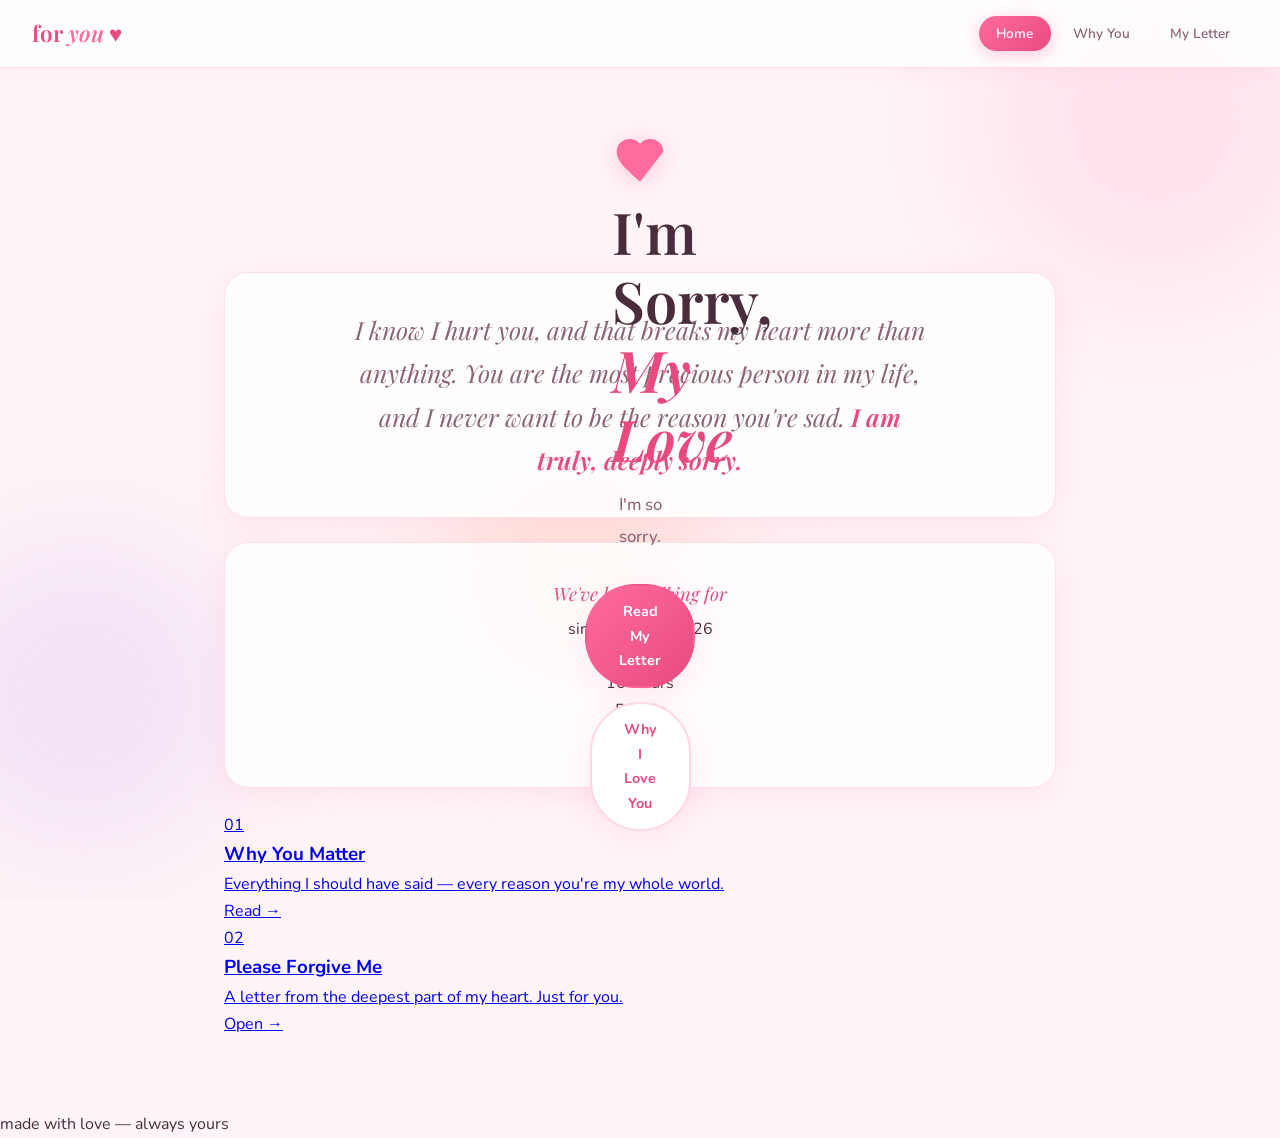
<file: index.html>
<!DOCTYPE html>
<html lang="en">
<head>
  <meta charset="UTF-8">
  <meta name="viewport" content="width=device-width, initial-scale=1.0">
  <meta name="description" content="I'm sorry. I love you. Please forgive me.">
  <title>For You — I'm Sorry</title>
  <link rel="stylesheet" href="style.css">
</head>
<body>

  <div class="ambient" aria-hidden="true">
    <div class="ambient__orb ambient__orb--1"></div>
    <div class="ambient__orb ambient__orb--2"></div>
    <div class="ambient__orb ambient__orb--3"></div>
  </div>

  <nav class="navbar">
    <a href="index.html" class="navbar__brand">for <em>you</em> ♥</a>
    <button class="navbar__toggle" aria-label="Menu">☰</button>
    <ul class="navbar__links">
      <li><a href="index.html" class="active">Home</a></li>
      <li><a href="about.html">Why You</a></li>
      <li><a href="surprise.html">My Letter</a></li>
    </ul>
  </nav>

  <main>
    <section class="hero">
      <div class="hero__heart">
        <svg viewBox="0 0 24 24"><path d="M12 21.35l-1.45-1.32C5.4 15.36 2 12.28 2 8.5 2 5.42 4.42 3 7.5 3c1.74 0 3.41.81 4.5 2.09C13.09 3.81 14.76 3 16.5 3 19.58 3 22 5.42 22 8.5c0 3.78-3.4 6.86-8.55[...]
      </div>

      <span class="page-label">from my heart</span>
      <h1 class="page-title">I'm Sorry,<br><em>My Love</em></h1>

      <p class="page-subtitle" id="typing-text" aria-live="polite"></p>

      <div class="hero__actions">
        <a href="surprise.html" class="btn btn--filled">Read My Letter</a>
        <a href="about.html" class="btn">Why I Love You</a>
      </div>
    </section>

    <section class="glass apology-block fade-in">
      <p>
        I know I hurt you, and that breaks my heart more than anything.
        You are the most precious person in my life, and I never want to
        be the reason you're sad. <strong>I am truly, deeply sorry.</strong>
      </p>
    </section>

    <!-- Time since we started talking — April 20, 2026 -->
    <section class="glass since-section fade-in">
      <div id="since-counter">
        <p class="since-section__label">We've been talking for</p>
        <p class="since-section__date">since 20 April 2026</p>
        <div class="countdown">
          <div class="countdown__item">
            <span class="countdown__value" id="days">00</span>
            <span class="countdown__label">Days</span>
          </div>
          <div class="countdown__item">
            <span class="countdown__value" id="hours">00</span>
            <span class="countdown__label">Hours</span>
          </div>
          <div class="countdown__item">
            <span class="countdown__value" id="minutes">00</span>
            <span class="countdown__label">Min</span>
          </div>
          <div class="countdown__item">
            <span class="countdown__value" id="seconds">00</span>
            <span class="countdown__label">Sec</span>
          </div>
        </div>
      </div>
    </section>

    <section class="link-grid fade-in">
      <a href="about.html" class="link-card">
        <div class="link-card__num">01</div>
        <h3>Why You Matter</h3>
        <p>Everything I should have said — every reason you're my whole world.</p>
        <span class="link-card__arrow">Read →</span>
      </a>
      <a href="surprise.html" class="link-card">
        <div class="link-card__num">02</div>
        <h3>Please Forgive Me</h3>
        <p>A letter from the deepest part of my heart. Just for you.</p>
        <span class="link-card__arrow">Open →</span>
      </a>
    </section>
  </main>

  <footer>
    made with <span>love</span> — always yours
  </footer>

  <script src="script.js"></script>
</body>
</html>
</file>
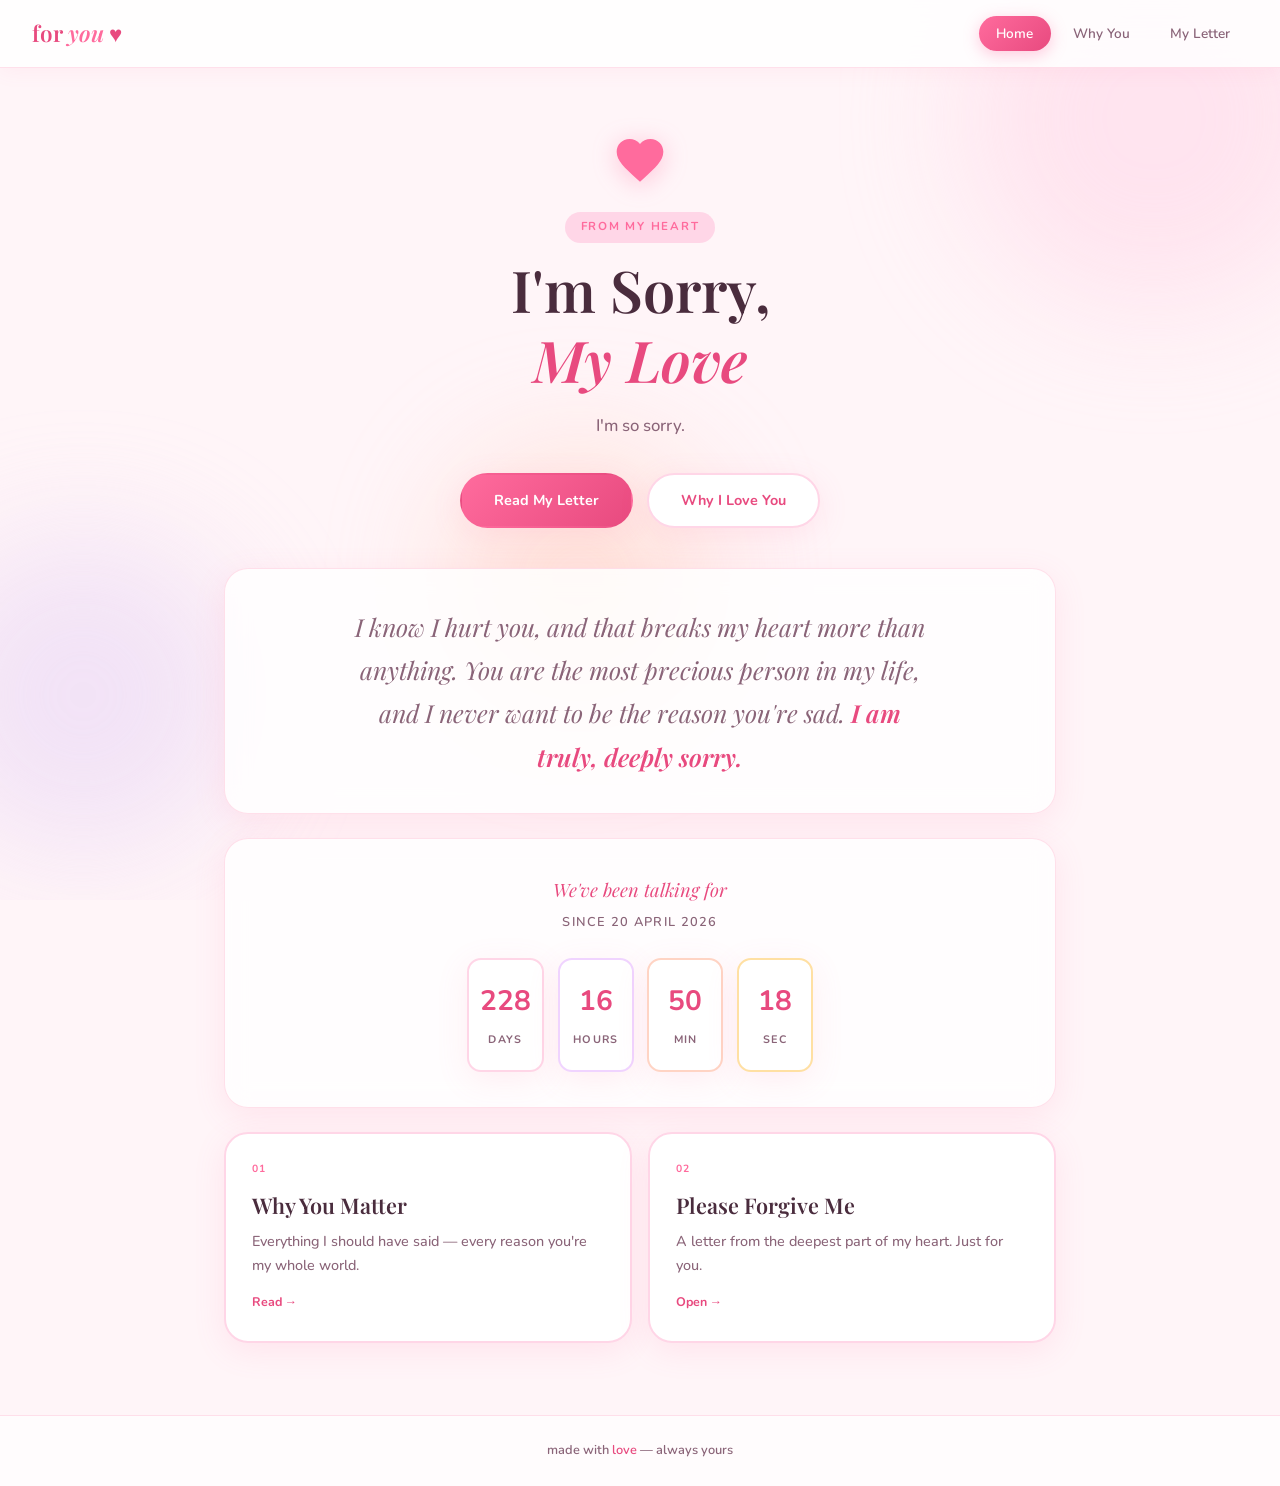
<file: S/index.html>
<!DOCTYPE html>
<html lang="en">
<head>
  <meta charset="UTF-8">
  <meta name="viewport" content="width=device-width, initial-scale=1.0">
  <meta name="description" content="I'm sorry. I love you. Please forgive me.">
  <title>For You — I'm Sorry</title>
  <link rel="stylesheet" href="style.css">
</head>
<body>

  <div class="ambient" aria-hidden="true">
    <div class="ambient__orb ambient__orb--1"></div>
    <div class="ambient__orb ambient__orb--2"></div>
    <div class="ambient__orb ambient__orb--3"></div>
  </div>

  <nav class="navbar">
    <a href="index.html" class="navbar__brand">for <em>you</em> ♥</a>
    <button class="navbar__toggle" aria-label="Menu">☰</button>
    <ul class="navbar__links">
      <li><a href="index.html" class="active">Home</a></li>
      <li><a href="about.html">Why You</a></li>
      <li><a href="surprise.html">My Letter</a></li>
    </ul>
  </nav>

  <main>
    <section class="hero">
      <div class="hero__heart">
        <svg viewBox="0 0 24 24"><path d="M12 21.35l-1.45-1.32C5.4 15.36 2 12.28 2 8.5 2 5.42 4.42 3 7.5 3c1.74 0 3.41.81 4.5 2.09C13.09 3.81 14.76 3 16.5 3 19.58 3 22 5.42 22 8.5c0 3.78-3.4 6.86-8.55 11.54L12 21.35z"/></svg>
      </div>

      <span class="page-label">from my heart</span>
      <h1 class="page-title">I'm Sorry,<br><em>My Love</em></h1>

      <p class="page-subtitle" id="typing-text" aria-live="polite"></p>

      <div class="hero__actions">
        <a href="surprise.html" class="btn btn--filled">Read My Letter</a>
        <a href="about.html" class="btn">Why I Love You</a>
      </div>
    </section>

    <section class="glass apology-block fade-in">
      <p>
        I know I hurt you, and that breaks my heart more than anything.
        You are the most precious person in my life, and I never want to
        be the reason you're sad. <strong>I am truly, deeply sorry.</strong>
      </p>
    </section>

    <!-- Time since we started talking — April 20, 2026 -->
    <section class="glass since-section fade-in">
      <div id="since-counter">
        <p class="since-section__label">We've been talking for</p>
        <p class="since-section__date">since 20 April 2026</p>
        <div class="countdown">
          <div class="countdown__item">
            <span class="countdown__value" id="days">00</span>
            <span class="countdown__label">Days</span>
          </div>
          <div class="countdown__item">
            <span class="countdown__value" id="hours">00</span>
            <span class="countdown__label">Hours</span>
          </div>
          <div class="countdown__item">
            <span class="countdown__value" id="minutes">00</span>
            <span class="countdown__label">Min</span>
          </div>
          <div class="countdown__item">
            <span class="countdown__value" id="seconds">00</span>
            <span class="countdown__label">Sec</span>
          </div>
        </div>
      </div>
    </section>

    <section class="link-grid fade-in">
      <a href="about.html" class="link-card">
        <div class="link-card__num">01</div>
        <h3>Why You Matter</h3>
        <p>Everything I should have said — every reason you're my whole world.</p>
        <span class="link-card__arrow">Read →</span>
      </a>
      <a href="surprise.html" class="link-card">
        <div class="link-card__num">02</div>
        <h3>Please Forgive Me</h3>
        <p>A letter from the deepest part of my heart. Just for you.</p>
        <span class="link-card__arrow">Open →</span>
      </a>
    </section>
  </main>

  <footer>
    made with <span>love</span> — always yours
  </footer>

  <script src="script.js"></script>
</body>
</html>
</file>
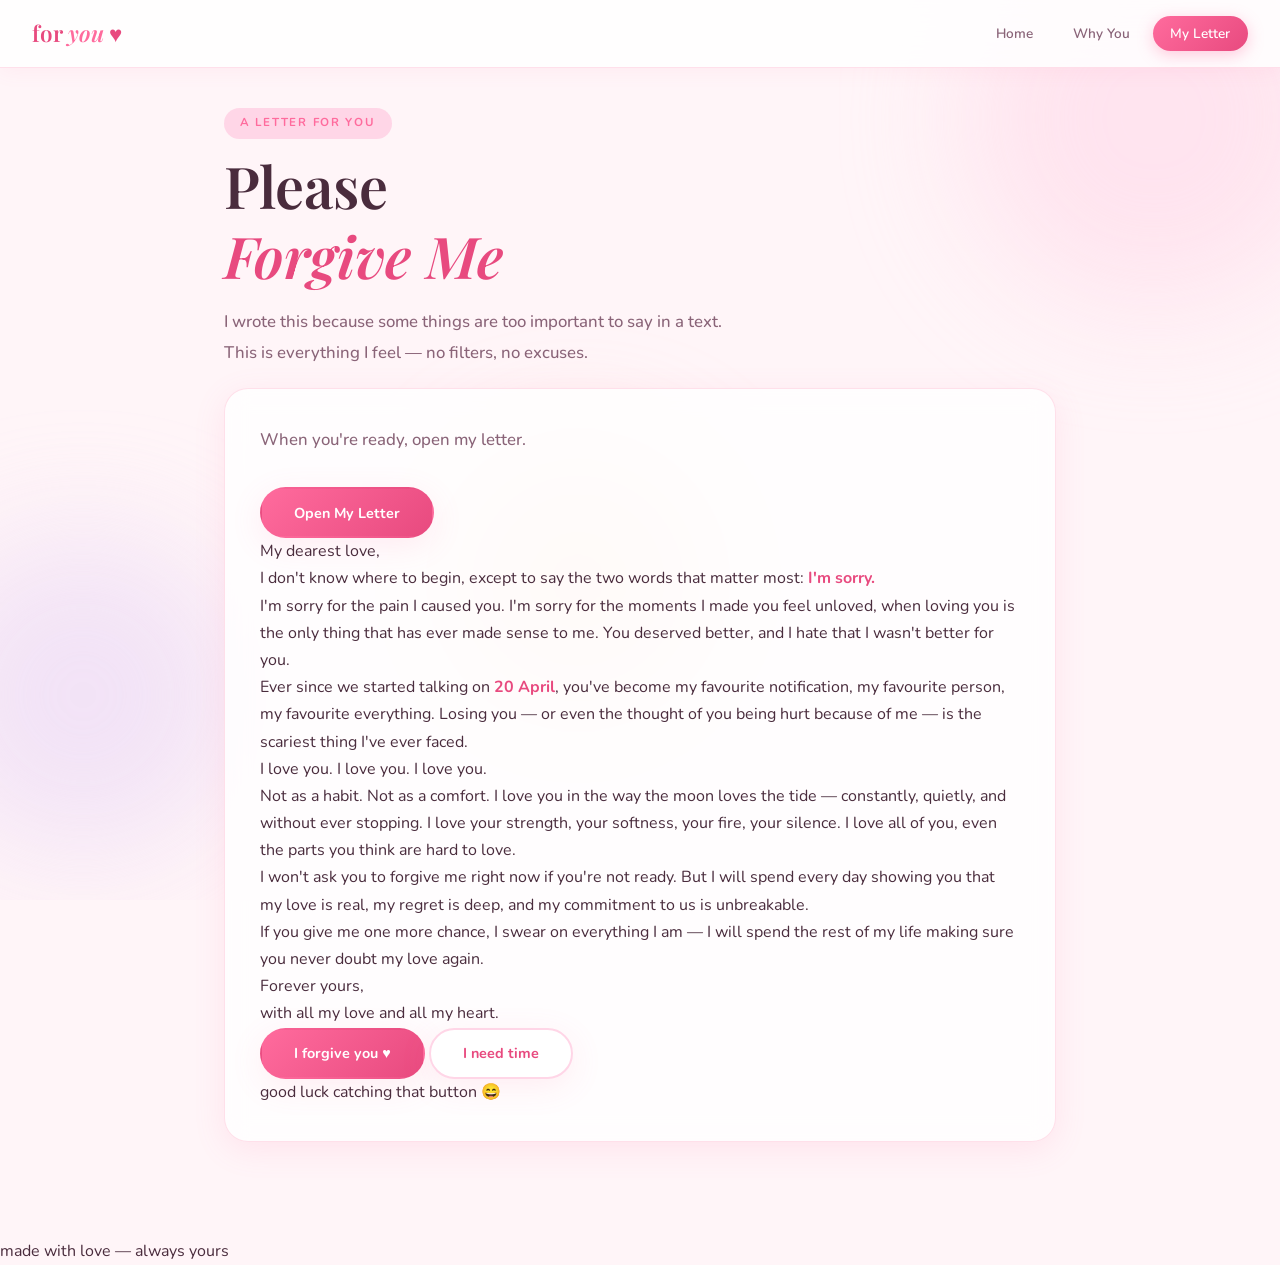
<file: surprise.html>
<!DOCTYPE html>
<html lang="en">
<head>
  <meta charset="UTF-8">
  <meta name="viewport" content="width=device-width, initial-scale=1.0">
  <meta name="description" content="A letter asking for forgiveness, from my heart.">
  <title>My Letter — For You</title>
  <link rel="stylesheet" href="style.css">
</head>
<body>

  <div class="ambient" aria-hidden="true">
    <div class="ambient__orb ambient__orb--1"></div>
    <div class="ambient__orb ambient__orb--2"></div>
    <div class="ambient__orb ambient__orb--3"></div>
  </div>

  <nav class="navbar">
    <a href="index.html" class="navbar__brand">for <em>you</em> ♥</a>
    <button class="navbar__toggle" aria-label="Menu">☰</button>
    <ul class="navbar__links">
      <li><a href="index.html">Home</a></li>
      <li><a href="about.html">Why You</a></li>
      <li><a href="surprise.html" class="active">My Letter</a></li>
    </ul>
  </nav>

  <main>
    <section class="sorry-section">
      <span class="page-label">a letter for you</span>
      <h1 class="page-title">Please<br><em>Forgive Me</em></h1>
      <p class="page-subtitle">
        I wrote this because some things are too important to say in a text.
        This is everything I feel — no filters, no excuses.
      </p>
    </section>

    <section class="glass fade-in">
      <div class="sorry-section">
        <p class="page-subtitle" style="margin-bottom: 2rem;">
          When you're ready, open my letter.
        </p>
        <button id="reveal-btn" class="btn btn--filled">Open My Letter</button>
      </div>

      <div id="letter" class="letter">
        <p class="letter__greeting">My dearest love,</p>

        <p>
          I don't know where to begin, except to say the two words that matter most:
          <strong style="color: var(--rose);">I'm sorry.</strong>
        </p>
        <p>
          I'm sorry for the pain I caused you. I'm sorry for the moments I made you
          feel unloved, when loving you is the only thing that has ever made sense
          to me. You deserved better, and I hate that I wasn't better for you.
        </p>
        <p>
          Ever since we started talking on <strong style="color: var(--rose);">20 April</strong>,
          you've become my favourite notification, my favourite person, my favourite
          everything. Losing you — or even the thought of you being hurt because of me —
          is the scariest thing I've ever faced.
        </p>
        <p class="highlight">
          I love you. I love you. I love you.
        </p>
        <p>
          Not as a habit. Not as a comfort. I love you in the way the moon loves
          the tide — constantly, quietly, and without ever stopping. I love your
          strength, your softness, your fire, your silence. I love all of you,
          even the parts you think are hard to love.
        </p>
        <p>
          I won't ask you to forgive me right now if you're not ready. But I will
          spend every day showing you that my love is real, my regret is deep,
          and my commitment to us is unbreakable.
        </p>
        <p>
          If you give me one more chance, I swear on everything I am — I will
          spend the rest of my life making sure you never doubt my love again.
        </p>
        <p class="letter__sign">
          Forever yours,<br>
          with all my love and all my heart.
        </p>
      </div>

      <div id="forgive-actions" class="forgive-actions">
        <button id="btn-yes" class="btn btn--filled btn--stay">I forgive you ♥</button>
        <button id="btn-later" class="btn btn--runaway" type="button" tabindex="-1">I need time</button>
        <p class="forgive-actions__hint">good luck catching that button 😄</p>
      </div>

      <div id="forgive-response" class="forgive-response">
        <p></p>
      </div>
    </section>
  </main>

  <footer>
    made with <span>love</span> — always yours
  </footer>

  <script src="script.js"></script>
</body>
</html>
</file>
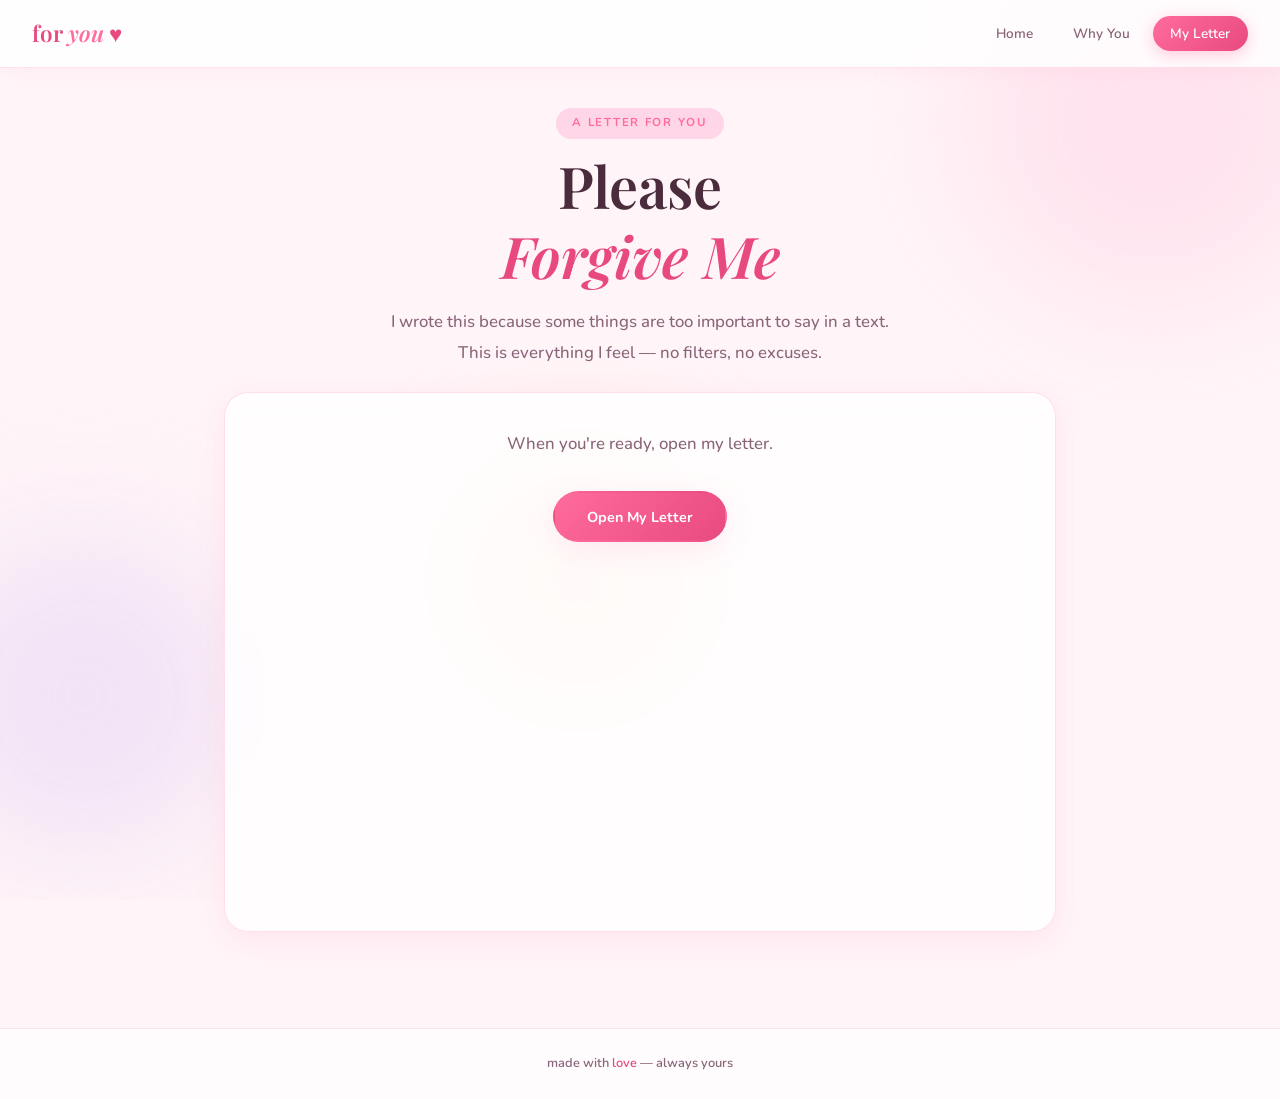
<file: S/surprise.html>
<!DOCTYPE html>
<html lang="en">
<head>
  <meta charset="UTF-8">
  <meta name="viewport" content="width=device-width, initial-scale=1.0">
  <meta name="description" content="A letter asking for forgiveness, from my heart.">
  <title>My Letter — For You</title>
  <link rel="stylesheet" href="style.css">
</head>
<body>

  <div class="ambient" aria-hidden="true">
    <div class="ambient__orb ambient__orb--1"></div>
    <div class="ambient__orb ambient__orb--2"></div>
    <div class="ambient__orb ambient__orb--3"></div>
  </div>

  <nav class="navbar">
    <a href="index.html" class="navbar__brand">for <em>you</em> ♥</a>
    <button class="navbar__toggle" aria-label="Menu">☰</button>
    <ul class="navbar__links">
      <li><a href="index.html">Home</a></li>
      <li><a href="about.html">Why You</a></li>
      <li><a href="surprise.html" class="active">My Letter</a></li>
    </ul>
  </nav>

  <main>
    <section class="sorry-section">
      <span class="page-label">a letter for you</span>
      <h1 class="page-title">Please<br><em>Forgive Me</em></h1>
      <p class="page-subtitle">
        I wrote this because some things are too important to say in a text.
        This is everything I feel — no filters, no excuses.
      </p>
    </section>

    <section class="glass fade-in">
      <div class="sorry-section">
        <p class="page-subtitle" style="margin-bottom: 2rem;">
          When you're ready, open my letter.
        </p>
        <button id="reveal-btn" class="btn btn--filled">Open My Letter</button>
      </div>

      <div id="letter" class="letter">
        <p class="letter__greeting">My dearest love,</p>

        <p>
          I don't know where to begin, except to say the two words that matter most:
          <strong style="color: var(--rose);">I'm sorry.</strong>
        </p>
        <p>
          I'm sorry for the pain I caused you. I'm sorry for the moments I made you
          feel unloved, when loving you is the only thing that has ever made sense
          to me. You deserved better, and I hate that I wasn't better for you.
        </p>
        <p>
          Ever since we started talking on <strong style="color: var(--rose);">20 April</strong>,
          you've become my favourite notification, my favourite person, my favourite
          everything. Losing you — or even the thought of you being hurt because of me —
          is the scariest thing I've ever faced.
        </p>
        <p class="highlight">
          I love you. I love you. I love you.
        </p>
        <p>
          Not as a habit. Not as a comfort. I love you in the way the moon loves
          the tide — constantly, quietly, and without ever stopping. I love your
          strength, your softness, your fire, your silence. I love all of you,
          even the parts you think are hard to love.
        </p>
        <p>
          I won't ask you to forgive me right now if you're not ready. But I will
          spend every day showing you that my love is real, my regret is deep,
          and my commitment to us is unbreakable.
        </p>
        <p>
          If you give me one more chance, I swear on everything I am — I will
          spend the rest of my life making sure you never doubt my love again.
        </p>
        <p class="letter__sign">
          Forever yours,<br>
          with all my love and all my heart.
        </p>
      </div>

      <div id="forgive-actions" class="forgive-actions">
        <button id="btn-yes" class="btn btn--filled btn--stay">I forgive you ♥</button>
        <button id="btn-later" class="btn btn--runaway" type="button" tabindex="-1">I need time</button>
        <p class="forgive-actions__hint">good luck catching that button 😄</p>
      </div>

      <div id="forgive-response" class="forgive-response">
        <p></p>
      </div>
    </section>
  </main>

  <footer>
    made with <span>love</span> — always yours
  </footer>

  <script src="script.js"></script>
</body>
</html>
</file>
<file: style.css>
/* ============================================
   Adorable Light Love Theme
   Soft · Cute · Warm
   ============================================ */

@import url("https://fonts.googleapis.com/css2?family=Nunito:wght@400;500;600;700&family=Playfair+Display:ital,wght@0,500;0,600;1,500&display=swap");

:root {
  --bg: #fff5f8;
  --bg-soft: #ffe8f0;
  --white: #ffffff;
  --pink: #ff6b9d;
  --pink-soft: #ffb3c6;
  --pink-light: #ffd6e7;
  --rose: #e84a7f;
  --lavender: #e8d5f5;
  --peach: #ffd4c4;
  --text: #4a2c3d;
  --text-soft: #8a6478;
  --glass-border: rgba(255, 107, 157, 0.2);
  --shadow: 0 8px 32px rgba(255, 107, 157, 0.12);
  --shadow-hover: 0 12px 40px rgba(255, 107, 157, 0.22);
  --radius: 24px;
  --radius-sm: 14px;
  --font-body: "Nunito", sans-serif;
  --font-display: "Playfair Display", serif;
  --transition: 0.4s cubic-bezier(0.22, 1, 0.36, 1);
}

*, *::before, *::after {
  box-sizing: border-box;
  margin: 0;
  padding: 0;
}

html { scroll-behavior: smooth; }

body {
  font-family: var(--font-body);
  color: var(--text);
  background: var(--bg);
  min-height: 100vh;
  line-height: 1.7;
  overflow-x: hidden;
}

/* Soft cute background blobs */
.ambient {
  position: fixed;
  inset: 0;
  pointer-events: none;
  z-index: 0;
  overflow: hidden;
}

.ambient__orb {
  position: absolute;
  border-radius: 50%;
  filter: blur(60px);
  opacity: 0.55;
  animation: blobFloat 14s ease-in-out infinite;
}

.ambient__orb--1 {
  width: 380px;
  height: 380px;
  background: var(--pink-light);
  top: -8%;
  right: -5%;
}

.ambient__orb--2 {
  width: 320px;
  height: 320px;
  background: var(--lavender);
  bottom: 5%;
  left: -6%;
  animation-delay: -5s;
}

.ambient__orb--3 {
  width: 260px;
  height: 260px;
  background: var(--peach);
  top: 50%;
  left: 35%;
  animation-delay: -9s;
}

@keyframes blobFloat {
  0%, 100% { transform: translate(0, 0) scale(1); }
  50% { transform: translate(20px, -20px) scale(1.06); }
}

/* ============================================
   Navigation
   ============================================ */

.navbar {
  position: sticky;
  top: 0;
  z-index: 100;
  display: flex;
  align-items: center;
  justify-content: space-between;
  padding: 0.9rem 2rem;
  background: rgba(255, 255, 255, 0.85);
  backdrop-filter: blur(16px);
  border-bottom: 1px solid var(--glass-border);
  box-shadow: 0 2px 20px rgba(255, 107, 157, 0.08);
}

.navbar__brand {
  font-family: var(--font-display);
  font-size: 1.4rem;
  font-weight: 600;
  color: var(--rose);
  text-decoration: none;
}

.navbar__brand em {
  font-style: italic;
  color: var(--pink);
}

.navbar__links {
  display: flex;
  gap: 0.3rem;
  list-style: none;
}

.navbar__links a {
  padding: 0.5rem 1.1rem;
  text-decoration: none;
  color: var(--text-soft);
  font-size: 0.85rem;
  font-weight: 600;
  border-radius: 50px;
  transition: var(--transition);
}

.navbar__links a:hover {
  color: var(--rose);
  background: var(--pink-light);
}

.navbar__links a.active {
  color: var(--white);
  background: linear-gradient(135deg, var(--pink), var(--rose));
  box-shadow: 0 4px 16px rgba(255, 107, 157, 0.35);
}

.navbar__toggle {
  display: none;
  background: var(--pink-light);
  border: none;
  border-radius: var(--radius-sm);
  padding: 0.45rem 0.7rem;
  color: var(--rose);
  cursor: pointer;
  font-size: 1rem;
}

/* ============================================
   Layout
   ============================================ */

main {
  position: relative;
  z-index: 1;
  max-width: 880px;
  margin: 0 auto;
  padding: 2.5rem 1.5rem 4.5rem;
}

/* Ensure hero sits above following cards to avoid any accidental overlap */
.hero {
  text-align: center;
  padding: 1.5rem 0 2.5rem;
  position: relative;
  z-index: 2;
}

/* Add top spacing to glass cards so they don't overlap the hero on some viewports */
.glass {
  background: rgba(255, 255, 255, 0.82);
  backdrop-filter: blur(12px);
  border: 1.5px solid var(--glass-border);
  border-radius: var(--radius);
  padding: 2.2rem;
  margin-bottom: 1.5rem;
  box-shadow: var(--shadow);
  transition: var(--transition);
  position: relative;
  z-index: 1;
  margin-top: 1.25rem;
}

.glass:hover {
  box-shadow: var(--shadow-hover);
}

.page-label {
  display: inline-block;
  font-size: 0.72rem;
  font-weight: 700;
  letter-spacing: 0.15em;
  text-transform: uppercase;
  color: var(--pink);
  margin-bottom: 0.8rem;
  padding: 0.35rem 1rem;
  background: var(--pink-light);
  border-radius: 50px;
}

.page-title {
  font-family: var(--font-display);
  font-size: clamp(2.2rem, 6vw, 3.6rem);
  font-weight: 600;
  line-height: 1.2;
  color: var(--text);
  margin-bottom: 1rem;
}

.page-title em {
  font-style: italic;
  color: var(--rose);
}

.page-subtitle {
  font-size: 1.05rem;
  font-weight: 500;
  color: var(--text-soft);
  max-width: 520px;
  line-height: 1.85;
}

/* Glass / card panels */

/* ============================================
   Buttons
   ============================================ */

.btn {
  display: inline-flex;
  align-items: center;
  gap: 0.4rem;
  padding: 0.85rem 2rem;
  border: none;
  border-radius: 50px;
  background: var(--white);
  color: var(--rose);
  font-family: var(--font-body);
  font-size: 0.9rem;
  font-weight: 700;
  cursor: pointer;
  text-decoration: none;
  transition: var(--transition);
  border: 2px solid var(--pink-light);
  box-shadow: var(--shadow);
}

.btn:hover {
  transform: translateY(-2px);
  border-color: var(--pink);
  box-shadow: var(--shadow-hover);
}

.btn--filled {
  background: linear-gradient(135deg, var(--pink), var(--rose));
  color: var(--white);
  border-color: transparent;
}

.btn--filled:hover {
  box-shadow: 0 8px 28px rgba(232, 74, 127, 0.4);
}

.btn:disabled {
  opacity: 0.55;
  cursor: default;
  transform: none;
}

/* ============================================
   Home
   ============================================ */

.hero__heart {
  width: 56px;
  height: 56px;
  margin: 0 auto 1.5rem;
}

.hero__heart svg {
  width: 100%;
  height: 100%;
  fill: var(--pink);
  filter: drop-shadow(0 4px 12px rgba(255, 107, 157, 0.35));
  animation: heartBeat 2s ease-in-out infinite;
}

@keyframes heartBeat {
  0%, 100% { transform: scale(1); }
  15% { transform: scale(1.12); }
  30% { transform: scale(1); }
  45% { transform: scale(1.08); }
}

.hero .page-subtitle {
  margin: 0 auto 2rem;
}

.hero__actions {
  display: flex;
  gap: 0.85rem;
  justify-content: center;
  flex-wrap: wrap;
}

.apology-block {
  text-align: center;
}

.apology-block p {
  font-family: var(--font-display);
  font-size: clamp(1.2rem, 3vw, 1.55rem);
  font-style: italic;
  color: var(--text-soft);
  line-height: 1.75;
  max-width: 580px;
  margin: 0 auto;
}

.apology-block p strong {
  color: var(--rose);
  font-weight: 600;
}

/* Since-we-met counter */
.since-section {
  text-align: center;
}

.since-section__label {
  font-family: var(--font-display);
  font-size: 1.15rem;
  font-style: italic;
  color: var(--rose);
  margin-bottom: 0.4rem;
}

/* ... rest of the file unchanged ... */
</file>
<file: S/style.css>
/* ============================================
   Adorable Light Love Theme
   Soft · Cute · Warm
   ============================================ */

@import url("https://fonts.googleapis.com/css2?family=Nunito:wght@400;500;600;700&family=Playfair+Display:ital,wght@0,500;0,600;1,500&display=swap");

:root {
  --bg: #fff5f8;
  --bg-soft: #ffe8f0;
  --white: #ffffff;
  --pink: #ff6b9d;
  --pink-soft: #ffb3c6;
  --pink-light: #ffd6e7;
  --rose: #e84a7f;
  --lavender: #e8d5f5;
  --peach: #ffd4c4;
  --text: #4a2c3d;
  --text-soft: #8a6478;
  --glass-border: rgba(255, 107, 157, 0.2);
  --shadow: 0 8px 32px rgba(255, 107, 157, 0.12);
  --shadow-hover: 0 12px 40px rgba(255, 107, 157, 0.22);
  --radius: 24px;
  --radius-sm: 14px;
  --font-body: "Nunito", sans-serif;
  --font-display: "Playfair Display", serif;
  --transition: 0.4s cubic-bezier(0.22, 1, 0.36, 1);
}

*, *::before, *::after {
  box-sizing: border-box;
  margin: 0;
  padding: 0;
}

html { scroll-behavior: smooth; }

body {
  font-family: var(--font-body);
  color: var(--text);
  background: var(--bg);
  min-height: 100vh;
  line-height: 1.7;
  overflow-x: hidden;
}

/* Soft cute background blobs */
.ambient {
  position: fixed;
  inset: 0;
  pointer-events: none;
  z-index: 0;
  overflow: hidden;
}

.ambient__orb {
  position: absolute;
  border-radius: 50%;
  filter: blur(60px);
  opacity: 0.55;
  animation: blobFloat 14s ease-in-out infinite;
}

.ambient__orb--1 {
  width: 380px;
  height: 380px;
  background: var(--pink-light);
  top: -8%;
  right: -5%;
}

.ambient__orb--2 {
  width: 320px;
  height: 320px;
  background: var(--lavender);
  bottom: 5%;
  left: -6%;
  animation-delay: -5s;
}

.ambient__orb--3 {
  width: 260px;
  height: 260px;
  background: var(--peach);
  top: 50%;
  left: 35%;
  animation-delay: -9s;
}

@keyframes blobFloat {
  0%, 100% { transform: translate(0, 0) scale(1); }
  50% { transform: translate(20px, -20px) scale(1.06); }
}

/* ============================================
   Navigation
   ============================================ */

.navbar {
  position: sticky;
  top: 0;
  z-index: 100;
  display: flex;
  align-items: center;
  justify-content: space-between;
  padding: 0.9rem 2rem;
  background: rgba(255, 255, 255, 0.85);
  backdrop-filter: blur(16px);
  border-bottom: 1px solid var(--glass-border);
  box-shadow: 0 2px 20px rgba(255, 107, 157, 0.08);
}

.navbar__brand {
  font-family: var(--font-display);
  font-size: 1.4rem;
  font-weight: 600;
  color: var(--rose);
  text-decoration: none;
}

.navbar__brand em {
  font-style: italic;
  color: var(--pink);
}

.navbar__links {
  display: flex;
  gap: 0.3rem;
  list-style: none;
}

.navbar__links a {
  padding: 0.5rem 1.1rem;
  text-decoration: none;
  color: var(--text-soft);
  font-size: 0.85rem;
  font-weight: 600;
  border-radius: 50px;
  transition: var(--transition);
}

.navbar__links a:hover {
  color: var(--rose);
  background: var(--pink-light);
}

.navbar__links a.active {
  color: var(--white);
  background: linear-gradient(135deg, var(--pink), var(--rose));
  box-shadow: 0 4px 16px rgba(255, 107, 157, 0.35);
}

.navbar__toggle {
  display: none;
  background: var(--pink-light);
  border: none;
  border-radius: var(--radius-sm);
  padding: 0.45rem 0.7rem;
  color: var(--rose);
  cursor: pointer;
  font-size: 1rem;
}

/* ============================================
   Layout
   ============================================ */

main {
  position: relative;
  z-index: 1;
  max-width: 880px;
  margin: 0 auto;
  padding: 2.5rem 1.5rem 4.5rem;
}

.page-label {
  display: inline-block;
  font-size: 0.72rem;
  font-weight: 700;
  letter-spacing: 0.15em;
  text-transform: uppercase;
  color: var(--pink);
  margin-bottom: 0.8rem;
  padding: 0.35rem 1rem;
  background: var(--pink-light);
  border-radius: 50px;
}

.page-title {
  font-family: var(--font-display);
  font-size: clamp(2.2rem, 6vw, 3.6rem);
  font-weight: 600;
  line-height: 1.2;
  color: var(--text);
  margin-bottom: 1rem;
}

.page-title em {
  font-style: italic;
  color: var(--rose);
}

.page-subtitle {
  font-size: 1.05rem;
  font-weight: 500;
  color: var(--text-soft);
  max-width: 520px;
  line-height: 1.85;
}

/* Glass / card panels */
.glass {
  background: rgba(255, 255, 255, 0.82);
  backdrop-filter: blur(12px);
  border: 1.5px solid var(--glass-border);
  border-radius: var(--radius);
  padding: 2.2rem;
  margin-bottom: 1.5rem;
  box-shadow: var(--shadow);
  transition: var(--transition);
}

.glass:hover {
  box-shadow: var(--shadow-hover);
}

/* ============================================
   Buttons
   ============================================ */

.btn {
  display: inline-flex;
  align-items: center;
  gap: 0.4rem;
  padding: 0.85rem 2rem;
  border: none;
  border-radius: 50px;
  background: var(--white);
  color: var(--rose);
  font-family: var(--font-body);
  font-size: 0.9rem;
  font-weight: 700;
  cursor: pointer;
  text-decoration: none;
  transition: var(--transition);
  border: 2px solid var(--pink-light);
  box-shadow: var(--shadow);
}

.btn:hover {
  transform: translateY(-2px);
  border-color: var(--pink);
  box-shadow: var(--shadow-hover);
}

.btn--filled {
  background: linear-gradient(135deg, var(--pink), var(--rose));
  color: var(--white);
  border-color: transparent;
}

.btn--filled:hover {
  box-shadow: 0 8px 28px rgba(232, 74, 127, 0.4);
}

.btn:disabled {
  opacity: 0.55;
  cursor: default;
  transform: none;
}

/* ============================================
   Home
   ============================================ */

.hero {
  text-align: center;
  padding: 1.5rem 0 2.5rem;
}

.hero__heart {
  width: 56px;
  height: 56px;
  margin: 0 auto 1.5rem;
}

.hero__heart svg {
  width: 100%;
  height: 100%;
  fill: var(--pink);
  filter: drop-shadow(0 4px 12px rgba(255, 107, 157, 0.35));
  animation: heartBeat 2s ease-in-out infinite;
}

@keyframes heartBeat {
  0%, 100% { transform: scale(1); }
  15% { transform: scale(1.12); }
  30% { transform: scale(1); }
  45% { transform: scale(1.08); }
}

.hero .page-subtitle {
  margin: 0 auto 2rem;
}

.hero__actions {
  display: flex;
  gap: 0.85rem;
  justify-content: center;
  flex-wrap: wrap;
}

.apology-block {
  text-align: center;
}

.apology-block p {
  font-family: var(--font-display);
  font-size: clamp(1.2rem, 3vw, 1.55rem);
  font-style: italic;
  color: var(--text-soft);
  line-height: 1.75;
  max-width: 580px;
  margin: 0 auto;
}

.apology-block p strong {
  color: var(--rose);
  font-weight: 600;
}

/* Since-we-met counter */
.since-section {
  text-align: center;
}

.since-section__label {
  font-family: var(--font-display);
  font-size: 1.15rem;
  font-style: italic;
  color: var(--rose);
  margin-bottom: 0.4rem;
}

.since-section__date {
  font-size: 0.8rem;
  font-weight: 600;
  letter-spacing: 0.1em;
  text-transform: uppercase;
  color: var(--text-soft);
  margin-bottom: 1.5rem;
}

.countdown {
  display: flex;
  justify-content: center;
  gap: 0.85rem;
  flex-wrap: wrap;
}

.countdown__item {
  min-width: 76px;
  padding: 1.1rem 0.7rem;
  background: var(--white);
  border: 2px solid var(--pink-light);
  border-radius: var(--radius-sm);
  box-shadow: var(--shadow);
  transition: var(--transition);
}

.countdown__item:hover {
  transform: translateY(-3px);
  border-color: var(--pink);
}

.countdown__item:nth-child(2) { border-color: #f0d4ff; }
.countdown__item:nth-child(3) { border-color: #ffd4c4; }
.countdown__item:nth-child(4) { border-color: #ffe0a3; }

.countdown__value {
  display: block;
  font-size: 1.75rem;
  font-weight: 700;
  color: var(--rose);
  font-variant-numeric: tabular-nums;
}

.countdown__label {
  font-size: 0.68rem;
  font-weight: 700;
  letter-spacing: 0.12em;
  text-transform: uppercase;
  color: var(--text-soft);
  margin-top: 0.25rem;
}

.link-grid {
  display: grid;
  grid-template-columns: repeat(auto-fit, minmax(240px, 1fr));
  gap: 1rem;
}

.link-card {
  padding: 1.6rem;
  background: var(--white);
  border: 2px solid var(--pink-light);
  border-radius: var(--radius);
  text-decoration: none;
  color: inherit;
  transition: var(--transition);
  box-shadow: var(--shadow);
}

.link-card:hover {
  transform: translateY(-4px);
  border-color: var(--pink);
  box-shadow: var(--shadow-hover);
}

.link-card__num {
  font-size: 0.65rem;
  font-weight: 700;
  letter-spacing: 0.18em;
  color: var(--pink);
  margin-bottom: 0.6rem;
}

.link-card h3 {
  font-family: var(--font-display);
  font-size: 1.35rem;
  font-weight: 600;
  color: var(--text);
  margin-bottom: 0.4rem;
}

.link-card p {
  font-size: 0.9rem;
  font-weight: 500;
  color: var(--text-soft);
  line-height: 1.65;
}

.link-card__arrow {
  display: inline-block;
  margin-top: 0.85rem;
  font-size: 0.78rem;
  font-weight: 700;
  color: var(--rose);
  transition: var(--transition);
}

.link-card:hover .link-card__arrow {
  transform: translateX(4px);
}

/* ============================================
   About
   ============================================ */

.section-heading {
  font-family: var(--font-display);
  font-size: 1.7rem;
  font-weight: 600;
  color: var(--text);
  margin-bottom: 0.85rem;
}

.body-text {
  font-weight: 500;
  color: var(--text-soft);
  margin-bottom: 0.85rem;
  line-height: 1.85;
}

.love-list {
  list-style: none;
  margin: 1.5rem 0;
}

.love-list li {
  display: flex;
  gap: 0.85rem;
  align-items: flex-start;
  padding: 1rem 0;
  border-bottom: 1px solid var(--pink-light);
  font-weight: 500;
  color: var(--text-soft);
}

.love-list li:last-child { border-bottom: none; }

.love-list__dot {
  flex-shrink: 0;
  width: 8px;
  height: 8px;
  margin-top: 0.55rem;
  border-radius: 50%;
  background: var(--pink);
}

.love-list li strong {
  color: var(--rose);
  font-weight: 700;
}

.about-images {
  display: grid;
  grid-template-columns: repeat(3, 1fr);
  gap: 0.65rem;
  margin-top: 1.5rem;
}

.about-images img {
  width: 100%;
  aspect-ratio: 1;
  object-fit: cover;
  border-radius: var(--radius-sm);
  border: 2px solid var(--pink-light);
  transition: var(--transition);
}

.about-images img:first-child {
  grid-column: 1 / -1;
  aspect-ratio: 16/7;
}

.about-images img:hover {
  border-color: var(--pink);
  transform: scale(1.02);
}

/* ============================================
   Letter / Sorry Page
   ============================================ */

.sorry-section {
  text-align: center;
}

.sorry-section .page-subtitle {
  margin: 0 auto 1.5rem;
}

.letter {
  max-height: 0;
  overflow: hidden;
  opacity: 0;
  transition: max-height 1.2s ease, opacity 1s ease, padding 1s ease;
  text-align: left;
  border-top: 2px solid transparent;
  margin-top: 0;
  padding: 0;
}

.letter.revealed {
  max-height: 900px;
  opacity: 1;
  padding: 2rem 0 0;
  margin-top: 1.5rem;
  border-top-color: var(--pink-light);
}

.letter__greeting {
  font-family: var(--font-display);
  font-size: 1.5rem;
  font-style: italic;
  color: var(--rose);
  margin-bottom: 1.2rem;
}

.letter p {
  font-weight: 500;
  color: var(--text-soft);
  margin-bottom: 1rem;
  line-height: 1.9;
}

.letter p.highlight {
  color: var(--rose);
  font-family: var(--font-display);
  font-size: 1.2rem;
  font-style: italic;
  font-weight: 600;
}

.letter__sign {
  margin-top: 1.5rem;
  font-family: var(--font-display);
  font-size: 1.2rem;
  font-style: italic;
  color: var(--rose);
}

/* Forgive buttons — big arena so runaway btn has room to flee */
.forgive-actions {
  position: relative;
  min-height: 320px;
  width: 100%;
  display: flex;
  justify-content: center;
  align-items: center;
  margin-top: 2rem;
  opacity: 0;
  transform: translateY(10px);
  transition: var(--transition);
  overflow: hidden;
  border-radius: var(--radius-sm);
  background: rgba(255, 214, 231, 0.25);
  border: 2px dashed var(--pink-light);
}

.forgive-actions.visible {
  opacity: 1;
  transform: translateY(0);
}

.forgive-actions__hint {
  position: absolute;
  bottom: 0.75rem;
  left: 0;
  right: 0;
  text-align: center;
  font-size: 0.78rem;
  font-weight: 600;
  color: var(--text-soft);
  pointer-events: none;
}

.forgive-actions .btn--runaway {
  position: absolute;
  z-index: 5;
  white-space: nowrap;
  transition: left 0.6s ease-out, top 0.6s ease-out;
  touch-action: none;
  user-select: none;
  -webkit-user-select: none;
  cursor: default;
  pointer-events: auto;
}

.forgive-actions .btn--stay {
  position: relative;
  z-index: 1;
}

.forgive-response {
  margin-top: 1.5rem;
  padding: 1.4rem;
  border: 2px solid var(--pink-light);
  border-radius: var(--radius-sm);
  background: var(--pink-light);
  display: none;
}

.forgive-response.show {
  display: block;
  animation: fadeUp 0.7s ease;
}

.forgive-response p {
  font-family: var(--font-display);
  font-size: 1.25rem;
  font-style: italic;
  color: var(--rose);
  text-align: center;
}

@keyframes fadeUp {
  from { opacity: 0; transform: translateY(10px); }
  to { opacity: 1; transform: translateY(0); }
}

.fade-in {
  opacity: 0;
  transform: translateY(16px);
  transition: opacity 0.7s ease, transform 0.7s ease;
}

.fade-in.visible {
  opacity: 1;
  transform: translateY(0);
}

/* ============================================
   Footer
   ============================================ */

footer {
  position: relative;
  z-index: 1;
  text-align: center;
  padding: 1.5rem;
  font-size: 0.8rem;
  font-weight: 600;
  color: var(--text-soft);
  background: rgba(255, 255, 255, 0.7);
  border-top: 1px solid var(--glass-border);
}

footer span {
  color: var(--rose);
}

/* ============================================
   Responsive
   ============================================ */

@media (max-width: 768px) {
  .navbar {
    flex-wrap: wrap;
    padding: 0.8rem 1.2rem;
  }

  .navbar__toggle { display: block; }

  .navbar__links {
    display: none;
    flex-direction: column;
    width: 100%;
    margin-top: 0.6rem;
  }

  .navbar__links.open { display: flex; }

  .navbar__links a { text-align: center; }

  main { padding: 2rem 1.2rem 3.5rem; }

  .glass { padding: 1.6rem; }

  .countdown__item {
    min-width: 64px;
    padding: 0.9rem 0.5rem;
  }

  .countdown__value { font-size: 1.4rem; }

  .about-images { grid-template-columns: 1fr 1fr; }
  .about-images img:first-child { grid-column: 1 / -1; }

  .forgive-actions { min-height: 260px; }
}
</file>
